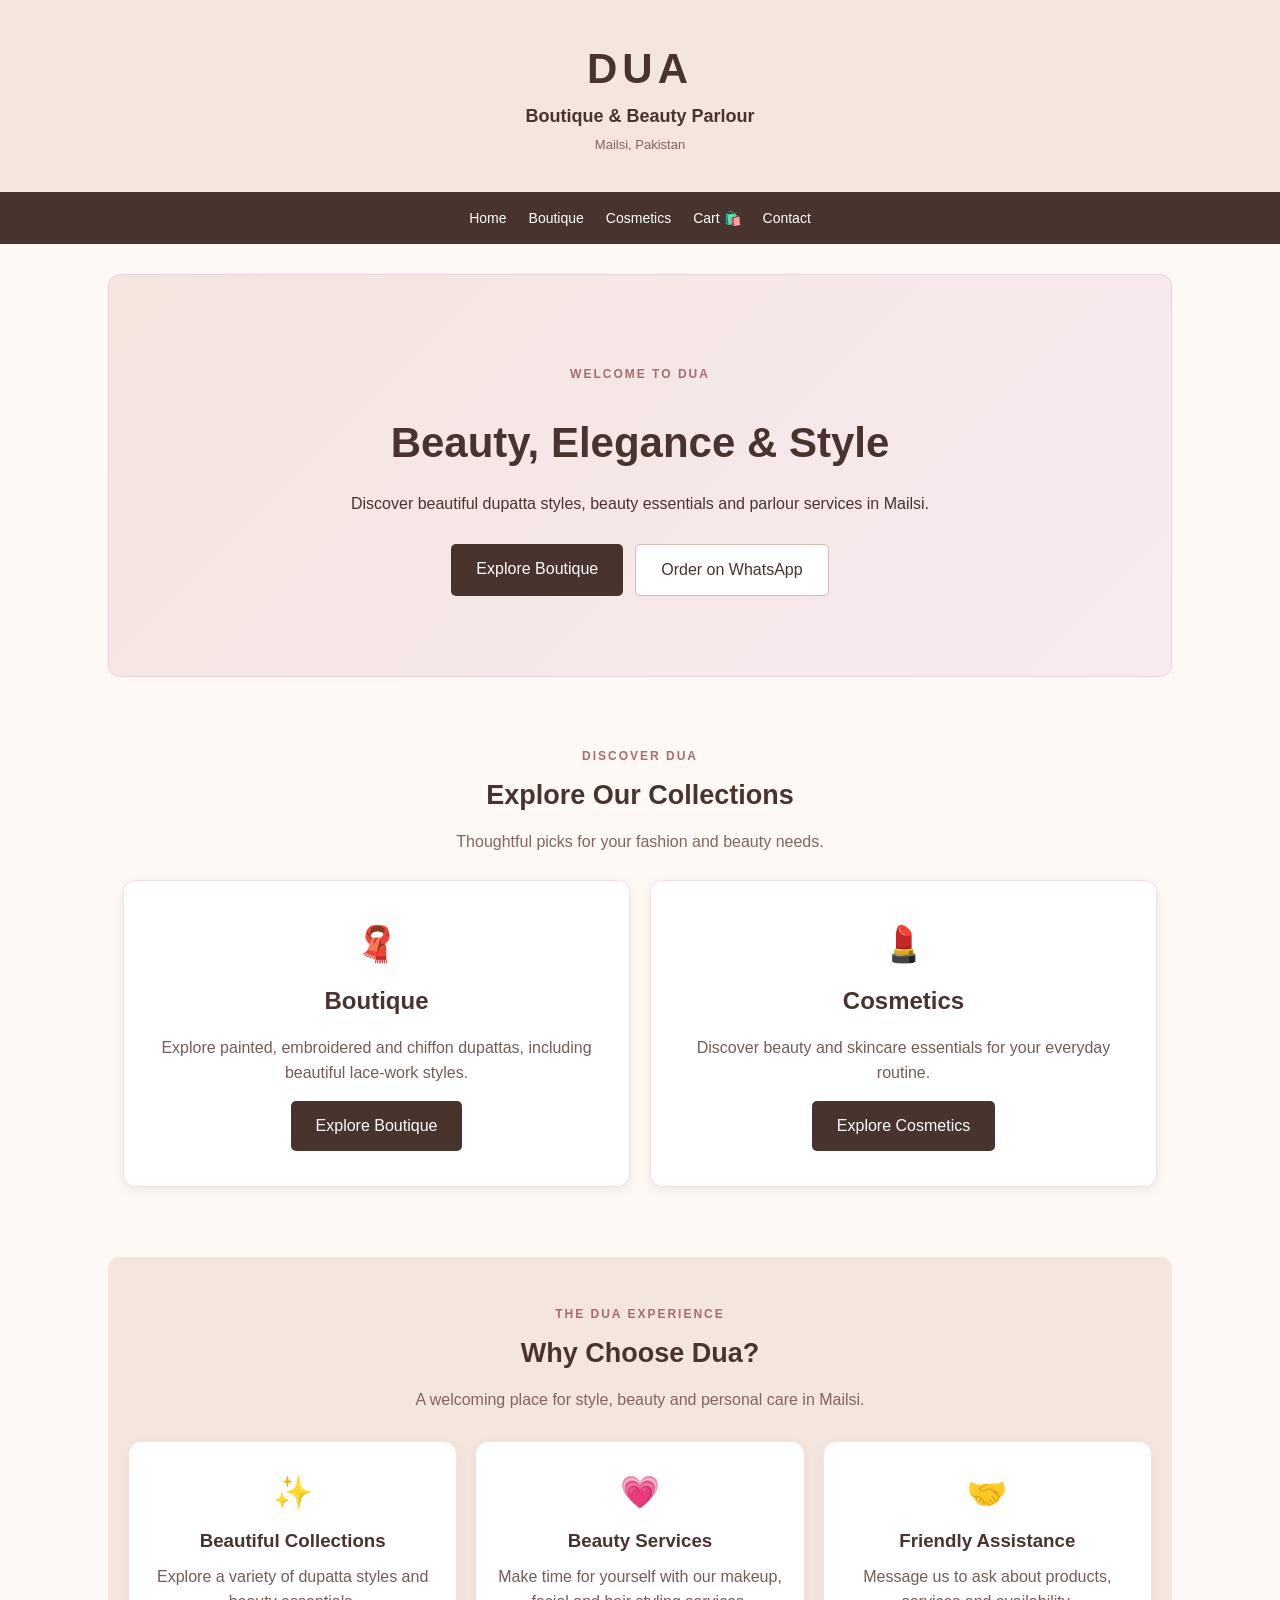
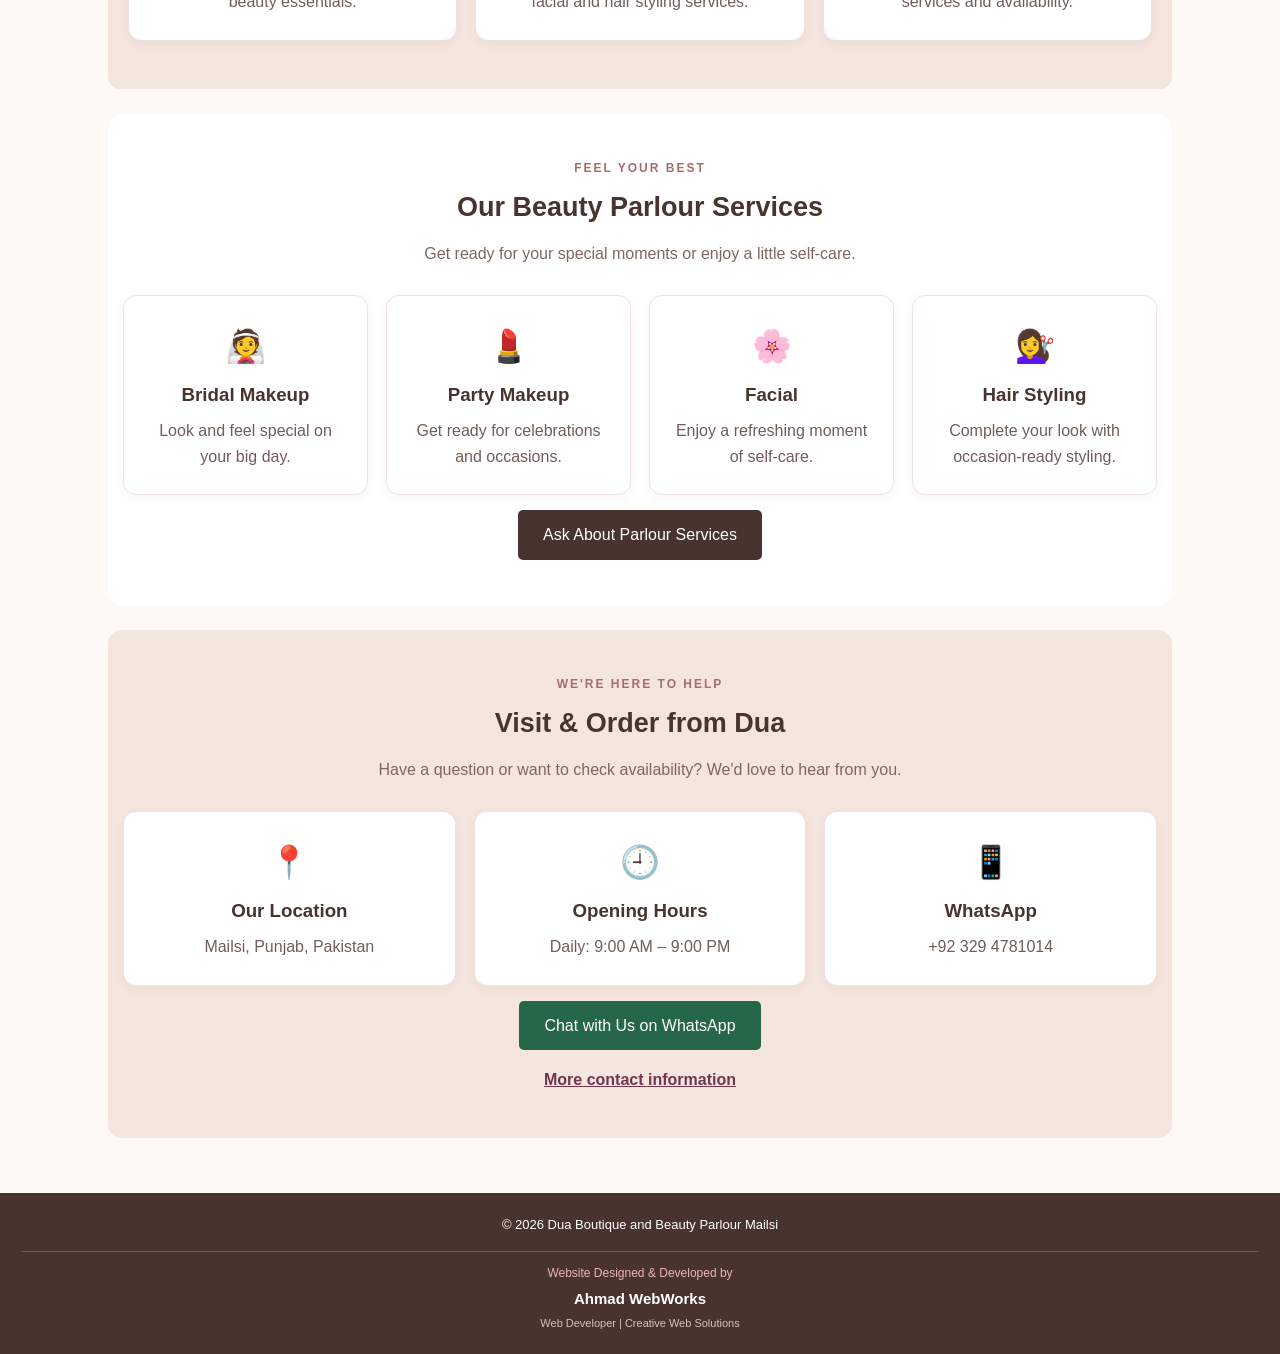
<file: index.html>
<!DOCTYPE html>
<html lang="en">
<head>
    <meta charset="UTF-8">
    <meta name="viewport" content="width=device-width, initial-scale=1.0">

    <title>Dua Boutique & Beauty Parlour | Mailsi</title>

    <meta name="description" content="Discover beautiful dupattas, cosmetics and beauty parlour services at Dua Boutique in Mailsi, Punjab. Bridal makeup, party makeup, facials and hair styling.">

    <meta name="google-site-verification" content="y3vQdlrOYNdonjuIZCMfqX0zzfKULu-qgXwCxaJqHw0">

    <link rel="canonical" href="https://ahmadwebworks.github.io/dua-boutique/">
    <link rel="stylesheet" href="css/style.css">
</head>

<body>

<header>
    <h1>DUA</h1>
    <p>Boutique & Beauty Parlour</p>
    <span>Mailsi, Pakistan</span>
</header>

<nav>
    <a href="index.html">Home</a>
    <a href="boutique.html">Boutique</a>
    <a href="cosmetics.html">Cosmetics</a>
    <a href="cart.html">Cart 🛍️</a>
    <a href="contact.html">Contact</a>
</nav>

<main>

    <!-- HERO SECTION -->

    <section class="hero home-hero">

        <p class="eyebrow">WELCOME TO DUA</p>

        <h2>Beauty, Elegance & Style</h2>

        <p>
            Discover beautiful dupatta styles,
            beauty essentials and parlour services
            in Mailsi.
        </p>

        <div class="hero-actions">

            <a href="boutique.html" class="btn">
                Explore Boutique
            </a>

            <a href="https://wa.me/923294781014?text=Hello%20Dua%20Boutique%21%20I%27d%20like%20to%20ask%20about%20your%20products%20or%20services."
               class="btn btn-outline"
               target="_blank"
               rel="noopener">
                Order on WhatsApp
            </a>

        </div>

    </section>


    <!-- SHOPPING CATEGORIES -->

    <section class="categories">

        <p class="eyebrow">DISCOVER DUA</p>

        <h2>Explore Our Collections</h2>

        <p class="section-intro">
            Thoughtful picks for your fashion and beauty needs.
        </p>

        <div class="category-container">

            <article class="category-card">

                <div class="home-icon">🧣</div>

                <h3>Boutique</h3>

                <p>
                    Explore painted, embroidered and chiffon
                    dupattas, including beautiful lace-work styles.
                </p>

                <a href="boutique.html" class="btn">
                    Explore Boutique
                </a>

            </article>


            <article class="category-card">

                <div class="home-icon">💄</div>

                <h3>Cosmetics</h3>

                <p>
                    Discover beauty and skincare essentials
                    for your everyday routine.
                </p>

                <a href="cosmetics.html" class="btn">
                    Explore Cosmetics
                </a>

            </article>

        </div>

    </section>


    <!-- WHY CHOOSE DUA -->

    <section class="about home-benefits">

        <p class="eyebrow">THE DUA EXPERIENCE</p>

        <h2>Why Choose Dua?</h2>

        <p class="section-intro">
            A welcoming place for style, beauty
            and personal care in Mailsi.
        </p>

        <div class="benefit-grid">

            <article class="benefit-card">

                <span>✨</span>

                <h3>Beautiful Collections</h3>

                <p>
                    Explore a variety of dupatta styles
                    and beauty essentials.
                </p>

            </article>


            <article class="benefit-card">

                <span>💗</span>

                <h3>Beauty Services</h3>

                <p>
                    Make time for yourself with our makeup,
                    facial and hair styling services.
                </p>

            </article>


            <article class="benefit-card">

                <span>🤝</span>

                <h3>Friendly Assistance</h3>

                <p>
                    Message us to ask about products,
                    services and availability.
                </p>

            </article>

        </div>

    </section>


    <!-- BEAUTY PARLOUR SERVICES -->

    <section class="home-services">

        <p class="eyebrow">FEEL YOUR BEST</p>

        <h2>Our Beauty Parlour Services</h2>

        <p class="section-intro">
            Get ready for your special moments
            or enjoy a little self-care.
        </p>

        <div class="service-grid">

            <article class="service-card">
                <span>👰</span>
                <h3>Bridal Makeup</h3>
                <p>
                    Look and feel special on your big day.
                </p>
            </article>

            <article class="service-card">
                <span>💄</span>
                <h3>Party Makeup</h3>
                <p>
                    Get ready for celebrations and occasions.
                </p>
            </article>

            <article class="service-card">
                <span>🌸</span>
                <h3>Facial</h3>
                <p>
                    Enjoy a refreshing moment of self-care.
                </p>
            </article>

            <article class="service-card">
                <span>💇‍♀️</span>
                <h3>Hair Styling</h3>
                <p>
                    Complete your look with occasion-ready styling.
                </p>
            </article>

        </div>

        <a class="btn"
           href="https://wa.me/923294781014?text=Hello%21%20I%27d%20like%20to%20ask%20about%20Dua%20Beauty%20Parlour%20services."
           target="_blank"
           rel="noopener">
            Ask About Parlour Services
        </a>

    </section>


    <!-- LOCATION AND CONTACT -->

    <section class="home-visit">

        <p class="eyebrow">WE'RE HERE TO HELP</p>

        <h2>Visit & Order from Dua</h2>

        <p class="section-intro">
            Have a question or want to check availability?
            We'd love to hear from you.
        </p>

        <div class="visit-grid">

            <article class="visit-card">
                <span>📍</span>
                <h3>Our Location</h3>
                <p>Mailsi, Punjab, Pakistan</p>
            </article>

            <article class="visit-card">
                <span>🕘</span>
                <h3>Opening Hours</h3>
                <p>Daily: 9:00 AM – 9:00 PM</p>
            </article>

            <article class="visit-card">
                <span>📱</span>
                <h3>WhatsApp</h3>
                <p>+92 329 4781014</p>
            </article>

        </div>

        <a class="btn whatsapp-btn"
           href="https://wa.me/923294781014?text=Hello%20Dua%20Boutique%21%20I%20have%20a%20question."
           target="_blank"
           rel="noopener">
            Chat with Us on WhatsApp
        </a>

        <p class="home-contact-link">
            <a href="contact.html">
                More contact information
            </a>
        </p>

    </section>

</main>


<!-- FOOTER -->

<footer>

    <p>© 2026 Dua Boutique and Beauty Parlour Mailsi</p>

    <p class="developer-credit">

        Website Designed & Developed by

        <strong>Ahmad WebWorks</strong>

        <span>
            Web Developer | Creative Web Solutions
        </span>

    </p>

</footer>

</body>
</html>
</file>
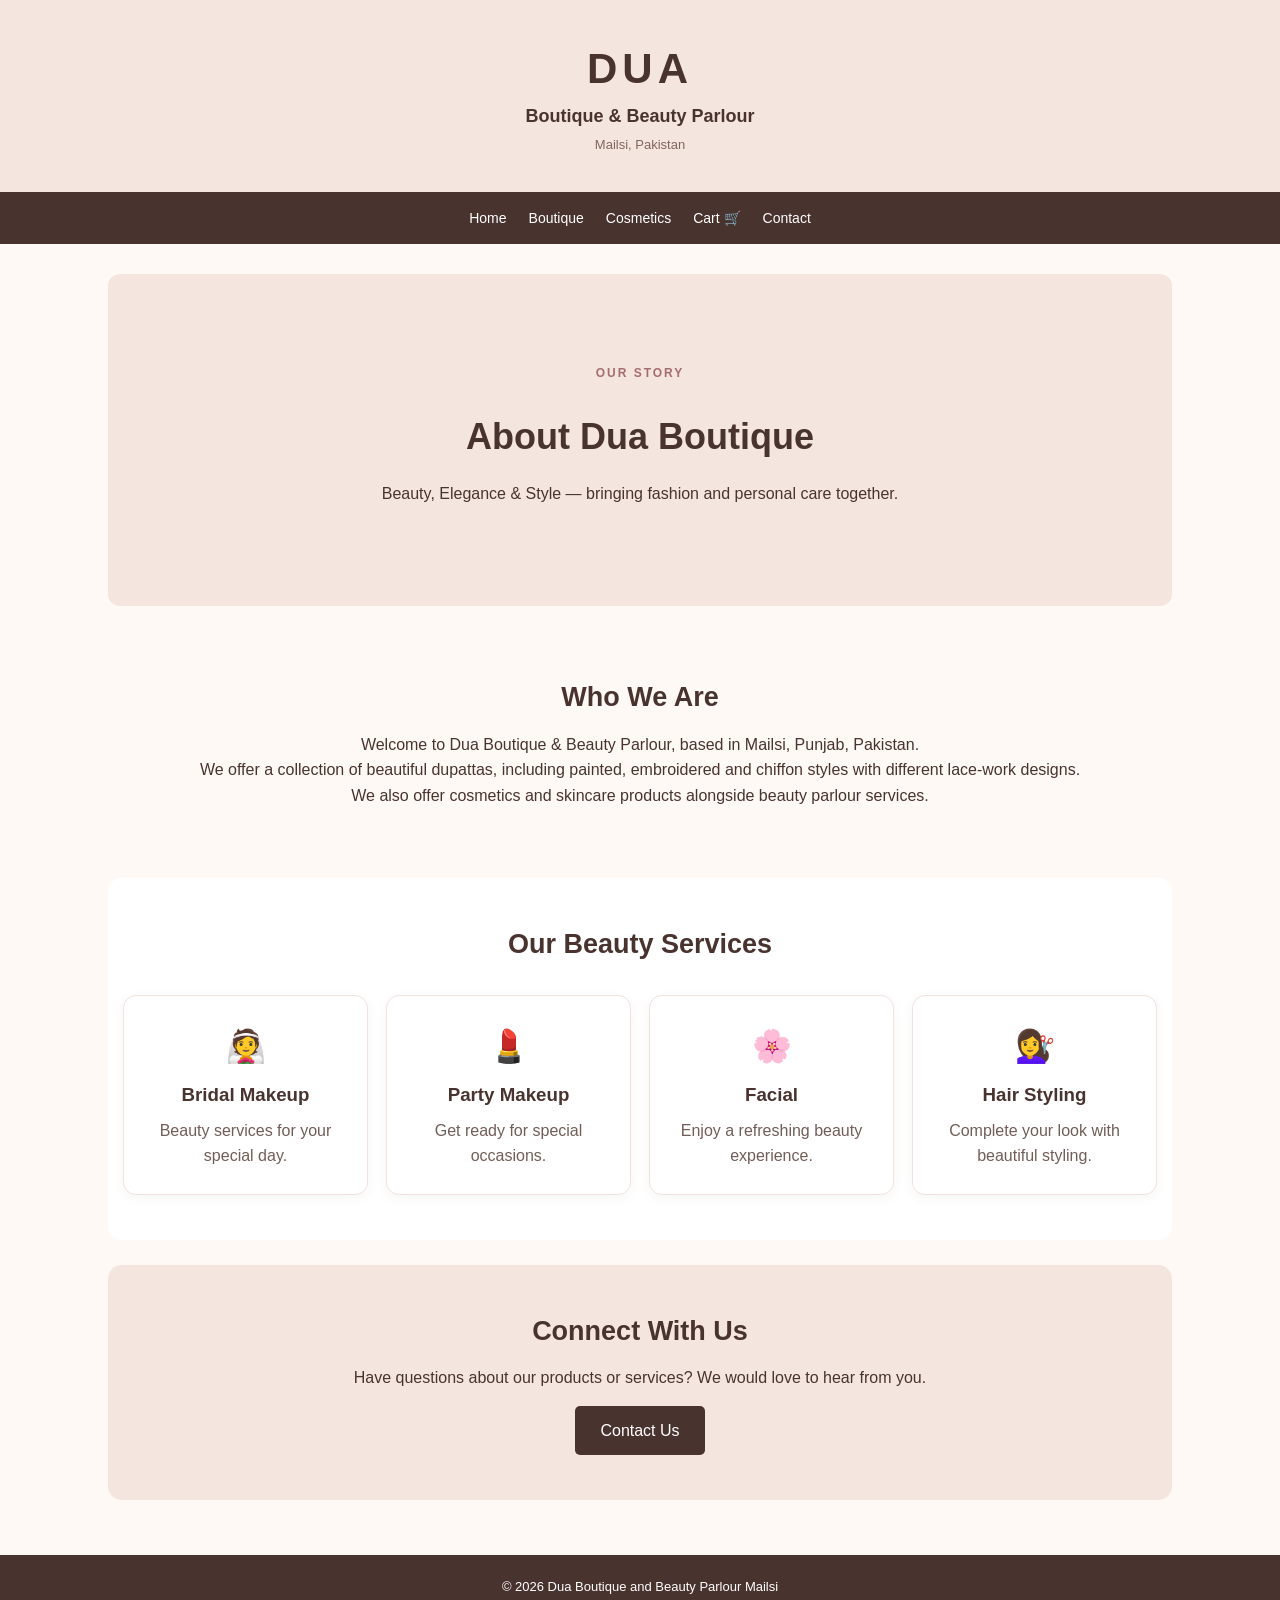
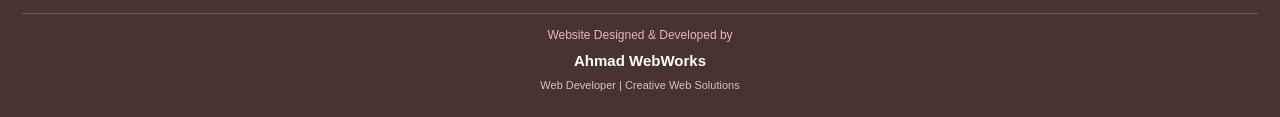
<file: about.html>
<!DOCTYPE html>
<html lang="en">
<head>
    <meta charset="UTF-8">
    <meta name="viewport" content="width=device-width, initial-scale=1.0">

    <title>About Dua Boutique & Beauty Parlour | Mailsi</title>

    <meta name="description" content="Learn about Dua Boutique and Beauty Parlour in Mailsi, Pakistan, offering dupatta collections, cosmetics and beauty parlour services.">

    <link rel="stylesheet" href="css/style.css">
</head>

<body>

<header>
    <h1>DUA</h1>
    <p>Boutique & Beauty Parlour</p>
    <span>Mailsi, Pakistan</span>
</header>

<nav>
    <a href="index.html">Home</a>
    <a href="boutique.html">Boutique</a>
    <a href="cosmetics.html">Cosmetics</a>
    <a href="cart.html">Cart 🛒</a>
    <a href="contact.html">Contact</a>
</nav>

<main>

    <section class="hero">
        <p class="eyebrow">OUR STORY</p>
        <h2>About Dua Boutique</h2>

        <p>
            Beauty, Elegance & Style —
            bringing fashion and personal care together.
        </p>
    </section>

    <section class="categories">

        <h2>Who We Are</h2>

        <p>
            Welcome to Dua Boutique & Beauty Parlour,
            based in Mailsi, Punjab, Pakistan.
        </p>

        <p>
            We offer a collection of beautiful dupattas,
            including painted, embroidered and chiffon
            styles with different lace-work designs.
        </p>

        <p>
            We also offer cosmetics and skincare products
            alongside beauty parlour services.
        </p>

    </section>

    <section class="home-services">

        <h2>Our Beauty Services</h2>

        <div class="service-grid">

            <article class="service-card">
                <span>👰</span>
                <h3>Bridal Makeup</h3>
                <p>Beauty services for your special day.</p>
            </article>

            <article class="service-card">
                <span>💄</span>
                <h3>Party Makeup</h3>
                <p>Get ready for special occasions.</p>
            </article>

            <article class="service-card">
                <span>🌸</span>
                <h3>Facial</h3>
                <p>Enjoy a refreshing beauty experience.</p>
            </article>

            <article class="service-card">
                <span>💇‍♀️</span>
                <h3>Hair Styling</h3>
                <p>Complete your look with beautiful styling.</p>
            </article>

        </div>

    </section>

    <section class="home-visit">

        <h2>Connect With Us</h2>

        <p>
            Have questions about our products or services?
            We would love to hear from you.
        </p>

        <a href="contact.html" class="btn">
            Contact Us
        </a>

    </section>

</main>

<footer>
    <p>© 2026 Dua Boutique and Beauty Parlour Mailsi</p>

    <p class="developer-credit">
        Website Designed & Developed by
        <strong>Ahmad WebWorks</strong>
        <span>Web Developer | Creative Web Solutions</span>
    </p>
</footer>

</body>
</html>
</file>
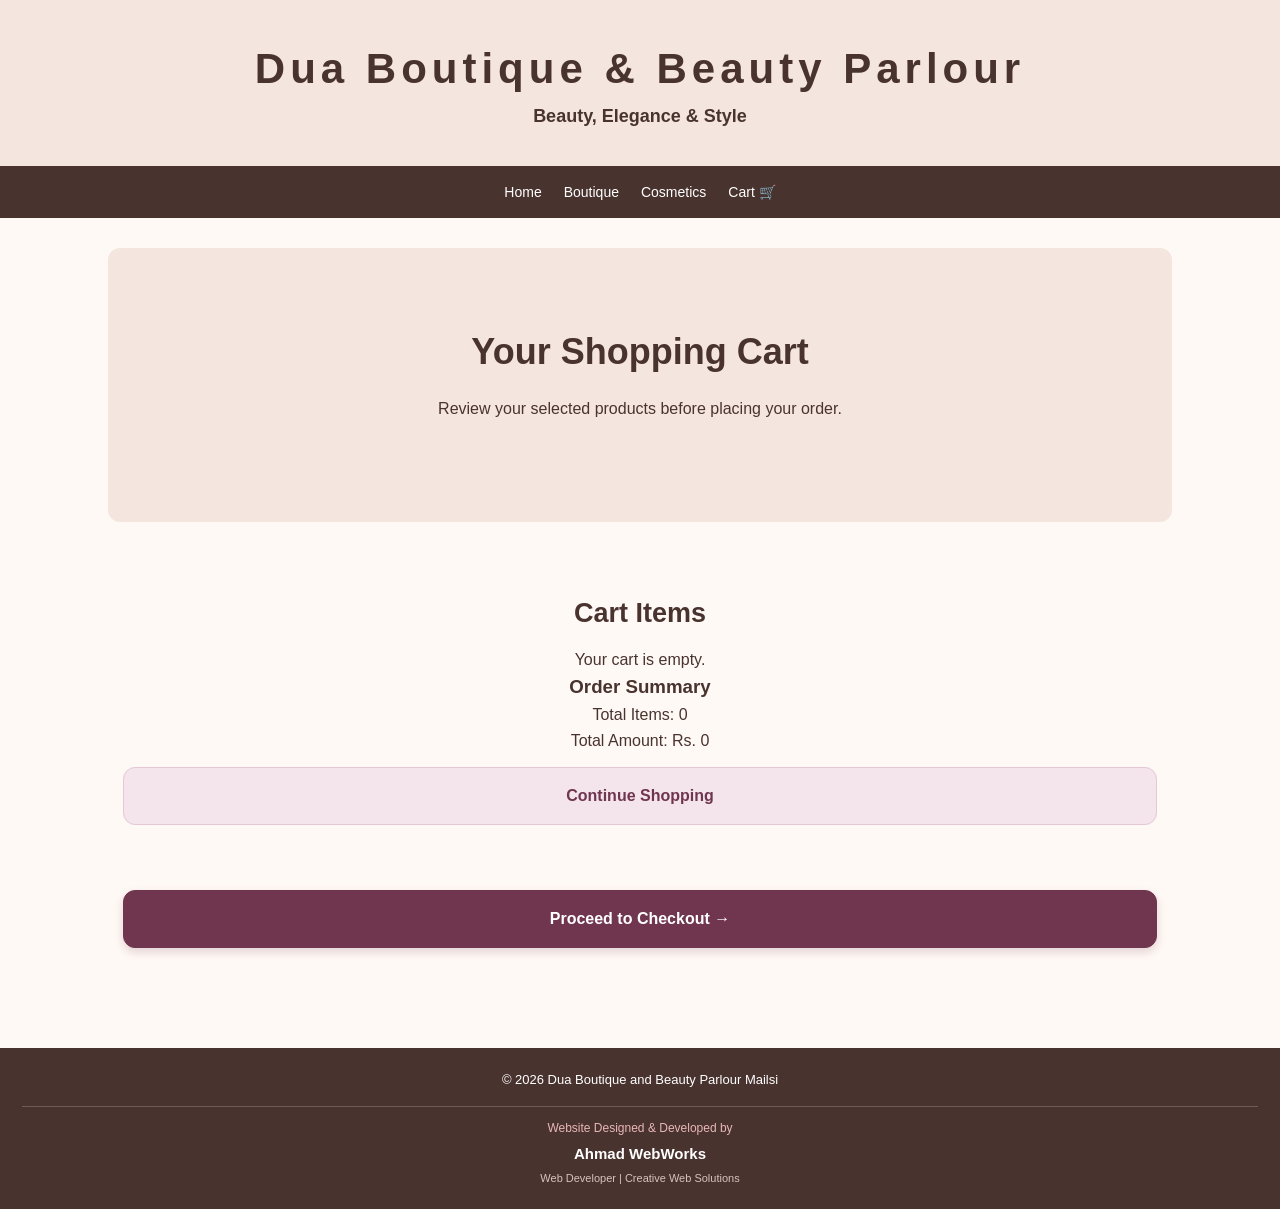
<file: cart.html>
<!DOCTYPE html>
<html lang="en">
<head>
    <meta charset="UTF-8">
    <meta name="viewport" content="width=device-width, initial-scale=1.0">
    <title>Shopping Cart | Dua Boutique</title>
    <link rel="stylesheet" href="css/style.css">
</head>
<body>

<header>
    <h1>Dua Boutique & Beauty Parlour</h1>
    <p>Beauty, Elegance & Style</p>
</header>

<nav>
    <a href="index.html">Home</a>
    <a href="boutique.html">Boutique</a>
    <a href="cosmetics.html">Cosmetics</a>
    <a href="cart.html">Cart 🛒</a>
</nav>

<main>
    <section class="hero">
        <h2>Your Shopping Cart</h2>
        <p>Review your selected products before placing your order.</p>
    </section>

    <section class="categories">
        <h2>Cart Items</h2>

        <div id="cart-items">
            <p>Your cart is currently empty.</p>
            <p>Explore our collections and add products to your cart!</p>
        </div>

        <div class="cart-summary">
            <h3>Order Summary</h3>
            <p>Total Items: <span id="cart-count">0</span></p>
            <p>Total Amount: Rs. <span id="cart-total">0</span></p>

            <a href="boutique.html">Continue Shopping</a>

<br><br>

<a href="checkout.html" class="place-order">
    Proceed to Checkout →
</a>
        </div>
    </section>
</main>

<footer>
    <p>© 2026 Dua Boutique and Beauty Parlour Mailsi</p>

    <p class="developer-credit">
        Website Designed & Developed by
        <strong>Ahmad WebWorks</strong>
        <span>Web Developer | Creative Web Solutions</span>
    </p>
</footer>
    
<script src="js/cart.js"></script>
</body>
</html>
</file>
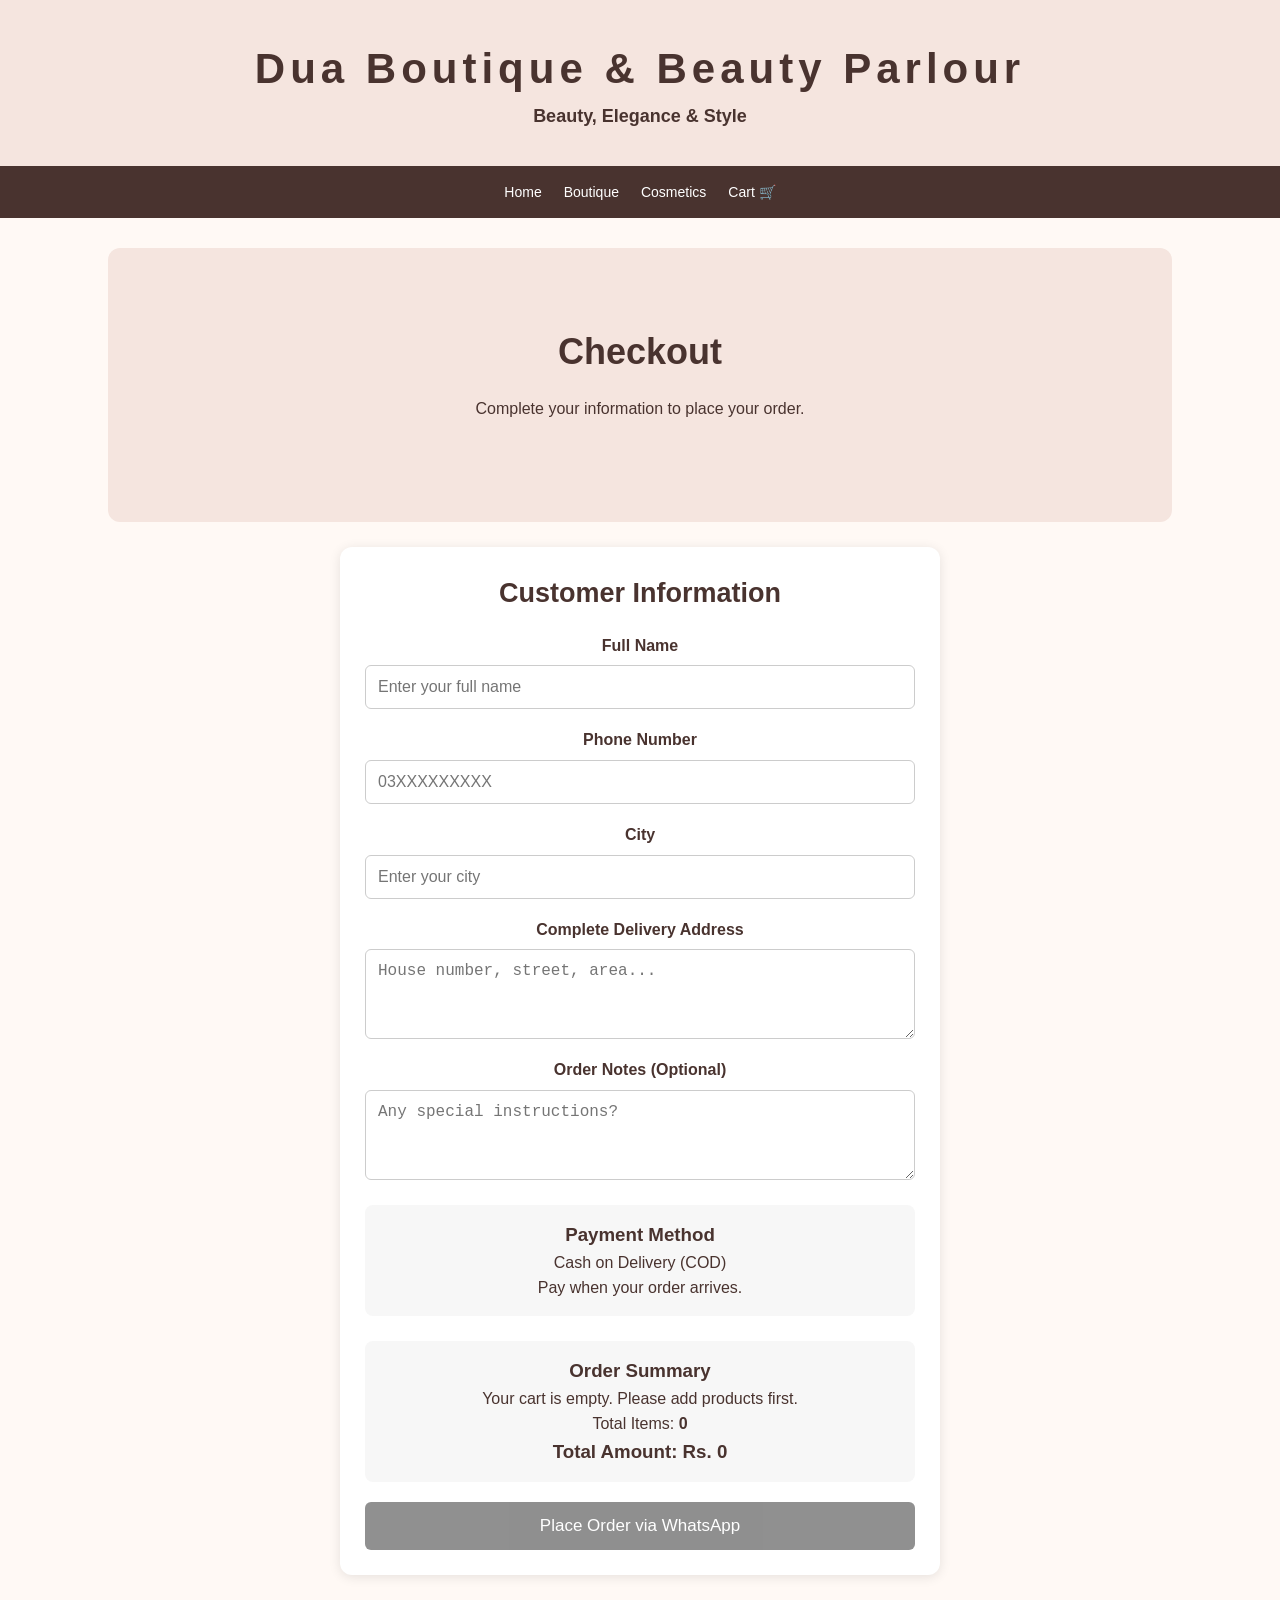
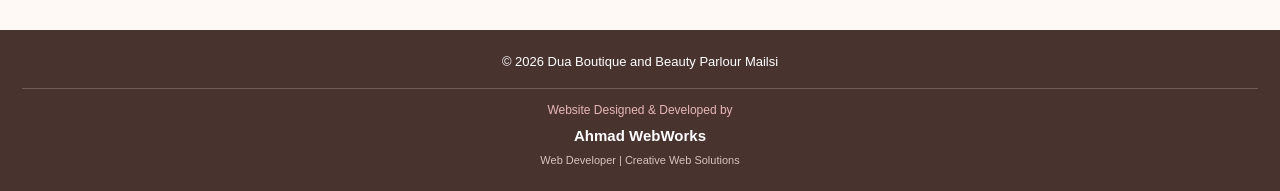
<file: checkout.html>
<!DOCTYPE html>
<html lang="en">
<head>
    <meta charset="UTF-8">
    <meta name="viewport" content="width=device-width, initial-scale=1.0">

    <title>Checkout | Dua Boutique</title>
    <link rel="stylesheet" href="css/style.css">

    <style>
        .checkout-container {
            max-width: 600px;
            margin: 25px auto;
            padding: 25px;
            background: white;
            border-radius: 12px;
            box-shadow: 0 2px 12px rgba(0,0,0,0.1);
        }

        .checkout-container label {
            display: block;
            margin: 18px 0 7px;
            font-weight: bold;
        }

        .checkout-container input,
        .checkout-container textarea {
            display: block;
            width: 100%;
            padding: 12px;
            border: 1px solid #ccc;
            border-radius: 6px;
            box-sizing: border-box;
            font-size: 16px;
        }

        .checkout-container textarea {
            min-height: 90px;
            resize: vertical;
        }

        .payment-box,
        .order-summary {
            margin-top: 25px;
            padding: 15px;
            background: #f7f7f7;
            border-radius: 8px;
        }

        .place-order {
            display: block;
            width: 100%;
            padding: 14px;
            margin-top: 20px;
            border: none;
            border-radius: 6px;
            background: #222;
            color: white;
            font-size: 17px;
            cursor: pointer;
        }

        .place-order:disabled {
            opacity: 0.5;
            cursor: not-allowed;
        }
    </style>
</head>

<body>

<header>
    <h1>Dua Boutique & Beauty Parlour</h1>
    <p>Beauty, Elegance & Style</p>
</header>

<nav>
    <a href="index.html">Home</a>
    <a href="boutique.html">Boutique</a>
    <a href="cosmetics.html">Cosmetics</a>
    <a href="cart.html">Cart 🛒</a>
</nav>

<main>

    <section class="hero">
        <h2>Checkout</h2>
        <p>Complete your information to place your order.</p>
    </section>

    <section class="checkout-container">

        <h2>Customer Information</h2>

        <form id="checkout-form">

            <label for="customer-name">Full Name</label>
            <input type="text" id="customer-name"
                placeholder="Enter your full name" required>

            <label for="customer-phone">Phone Number</label>
            <input type="tel" id="customer-phone"
                placeholder="03XXXXXXXXX"
                pattern="03[0-9]{9}"
                title="Enter a valid Pakistani mobile number"
                required>

            <label for="customer-city">City</label>
            <input type="text" id="customer-city"
                placeholder="Enter your city" required>

            <label for="customer-address">Complete Delivery Address</label>
            <textarea id="customer-address"
                placeholder="House number, street, area..."
                required></textarea>

            <label for="customer-notes">Order Notes (Optional)</label>
            <textarea id="customer-notes"
                placeholder="Any special instructions?"></textarea>

            <div class="payment-box">
                <h3>Payment Method</h3>
                <p>Cash on Delivery (COD)</p>
                <p>Pay when your order arrives.</p>
            </div>

            <div class="order-summary">
                <h3>Order Summary</h3>

                <div id="checkout-items">
                    Loading cart...
                </div>

                <p>Total Items:
                    <strong id="checkout-count">0</strong>
                </p>

                <h3>
                    Total Amount: Rs.
                    <span id="checkout-total">0</span>
                </h3>
            </div>

            <button type="submit" class="place-order">
                Place Order via WhatsApp
            </button>

        </form>

    </section>

</main>

<footer>
    <p>© 2026 Dua Boutique and Beauty Parlour Mailsi</p>

    <p class="developer-credit">
        Website Designed & Developed by
        <strong>Ahmad WebWorks</strong>
        <span>Web Developer | Creative Web Solutions</span>
    </p>
</footer>

<script>


// WHATSAPP ORDER SYSTEM

const CART_KEY = "duaBoutiqueCart";
const WHATSAPP_NUMBER = "923294781014";

// TEMPORARY PERSISTENT ORDER LOCK
const ORDER_LOCK_KEY = "duaOrderSubmitting";
const ORDER_LOCK_DURATION = 2 * 60 * 1000;

let orderSubmitting = false;
let unlockTimer = null;

// Get cart safely
function getCart() {
    try {
        const cart = JSON.parse(localStorage.getItem(CART_KEY));
        return Array.isArray(cart) ? cart : [];
    } catch (error) {
        return [];
    }
}

// Check active lock
function isOrderLocked() {
    const lockTime = Number(
        localStorage.getItem(ORDER_LOCK_KEY)
    );

    if (!lockTime || !Number.isFinite(lockTime)) {
        localStorage.removeItem(ORDER_LOCK_KEY);
        return false;
    }

    const remainingTime =
        ORDER_LOCK_DURATION - (Date.now() - lockTime);

    if (remainingTime <= 0) {
        localStorage.removeItem(ORDER_LOCK_KEY);
        return false;
    }

    return true;
}

// Page elements
const itemsContainer =
    document.getElementById("checkout-items");

const countElement =
    document.getElementById("checkout-count");

const totalElement =
    document.getElementById("checkout-total");

const orderButton =
    document.querySelector(".place-order");

const checkoutForm =
    document.getElementById("checkout-form");

// Unlock button automatically
function unlockOrderButton() {

    orderSubmitting = false;

    localStorage.removeItem(ORDER_LOCK_KEY);

    if (unlockTimer) {
        clearTimeout(unlockTimer);
        unlockTimer = null;
    }

    if (getCart().length > 0) {
        orderButton.disabled = false;
        orderButton.textContent =
            "Place Order via WhatsApp";
    }
}

// Restore lock and schedule automatic unlock
function restoreOrderLock() {

    const lockTime = Number(
        localStorage.getItem(ORDER_LOCK_KEY)
    );

    if (!lockTime) return;

    const remainingTime =
        ORDER_LOCK_DURATION - (Date.now() - lockTime);

    if (remainingTime <= 0) {
        unlockOrderButton();
        return;
    }

    orderSubmitting = true;
    orderButton.disabled = true;

    orderButton.textContent =
        "Please Wait Before Retrying";

    unlockTimer = setTimeout(
        unlockOrderButton,
        remainingTime
    );
}

// Display cart
function displayCheckoutCart() {

    const cart = getCart();

    let totalItems = 0;
    let totalAmount = 0;

    itemsContainer.innerHTML = "";

    cart.forEach(item => {

        const quantity = Number(item.quantity);
        const price = Number(item.price);

        if (
            typeof item.name !== "string" ||
            !Number.isFinite(quantity) ||
            !Number.isFinite(price) ||
            quantity <= 0 ||
            price < 0
        ) {
            return;
        }

        totalItems += quantity;
        totalAmount += price * quantity;

        const product = document.createElement("p");

        product.textContent =
            item.name + " x " + quantity +
            " — Rs. " + (price * quantity);

        itemsContainer.appendChild(product);
    });

    countElement.textContent = totalItems;
    totalElement.textContent = totalAmount;

    if (totalItems === 0) {
        itemsContainer.textContent =
            "Your cart is empty. Please add products first.";

        orderButton.disabled = true;
    }
}

// Initialize checkout
displayCheckoutCart();
restoreOrderLock();

// PLACE ORDER THROUGH WHATSAPP
checkoutForm.addEventListener("submit", function(event) {

    event.preventDefault();

    if (orderSubmitting || isOrderLocked()) {
        alert("Please wait before trying again.");
        return;
    }

    if (!checkoutForm.reportValidity()) {
        return;
    }

    const currentCart = getCart();

    if (currentCart.length === 0) {
        alert("Your cart is empty!");
        return;
    }

    const name =
        document.getElementById("customer-name").value.trim();

    const phone =
        document.getElementById("customer-phone").value.trim();

    const city =
        document.getElementById("customer-city").value.trim();

    const address =
        document.getElementById("customer-address").value.trim();

    const notes =
        document.getElementById("customer-notes").value.trim();

    let orderTotal = 0;
    let orderCount = 0;
    let productDetails = "";

    for (const item of currentCart) {

        const quantity = Number(item.quantity);
        const price = Number(item.price);

        if (
            typeof item.name !== "string" ||
            !Number.isFinite(quantity) ||
            !Number.isFinite(price) ||
            quantity <= 0 ||
            price < 0
        ) {
            alert("Invalid cart product. Please check your cart.");
            return;
        }

        orderCount += quantity;
        orderTotal += price * quantity;

        productDetails +=
            "\n• " + item.name +
            " x " + quantity +
            " = Rs. " + (price * quantity);
    }

    if (orderCount === 0) {
        alert("Your cart has no valid products!");
        return;
    }

    const message =
        "*NEW ORDER - DUA BOUTIQUE*" +
        "\n\nCUSTOMER DETAILS" +
        "\nName: " + name +
        "\nPhone: " + phone +
        "\nCity: " + city +
        "\nAddress: " + address +
        "\n\nORDER DETAILS" +
        productDetails +
        "\n\nTotal Items: " + orderCount +
        "\nTotal Amount: Rs. " + orderTotal +
        "\nPayment: Cash on Delivery" +
        "\n\nOrder Notes: " + (notes || "None") +
        "\n\nThank you for shopping with Dua Boutique!";

    const whatsappURL =
        "https://wa.me/" + WHATSAPP_NUMBER +
        "?text=" + encodeURIComponent(message);

    // Open WhatsApp before activating lock
    const whatsappWindow =
        window.open(whatsappURL, "_blank");

    if (!whatsappWindow) {
        alert("Please allow pop-ups to open WhatsApp.");
        return;
    }

    // Activate persistent lock
    orderSubmitting = true;

    localStorage.setItem(
        ORDER_LOCK_KEY,
        Date.now().toString()
    );

    orderButton.disabled = true;

    orderButton.textContent =
        "Please Wait Before Retrying";

    // Schedule automatic unlock
    if (unlockTimer) {
        clearTimeout(unlockTimer);
    }

    unlockTimer = setTimeout(
        unlockOrderButton,
        ORDER_LOCK_DURATION
    );

    // CART IS NOT CLEARED
    // OWNER CONFIRMATION IS REQUIRED
});

// CART REMAINS SAVED UNTIL OWNER CONFIRMS THE ORDER


</script>


</body>
</html>
</file>
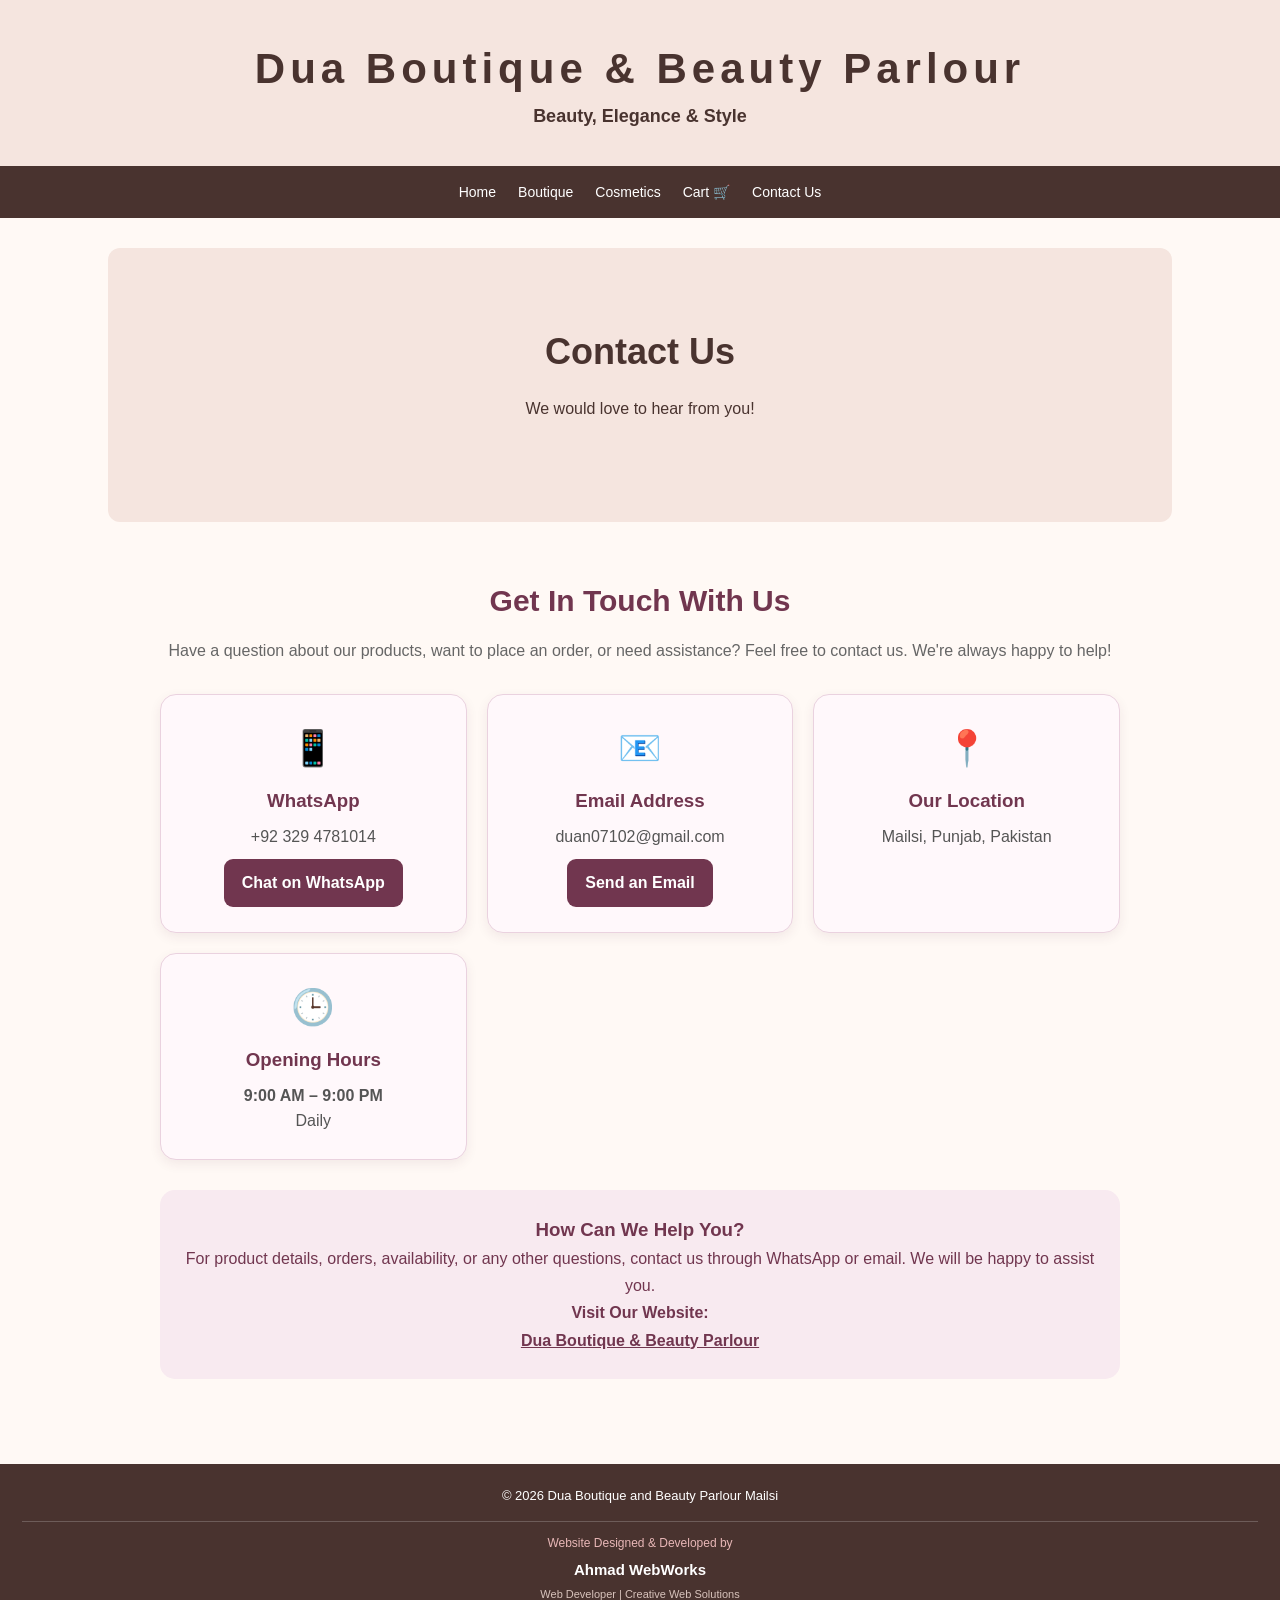
<file: contact.html>
<!DOCTYPE html>
<html lang="en">
<head>
    <meta charset="UTF-8">
    <meta name="viewport" content="width=device-width, initial-scale=1.0">
    <title>Contact Us | Dua Boutique</title>
    <link rel="stylesheet" href="css/style.css">

    <style>
        .contact-section {
            max-width: 1000px;
            margin: 35px auto;
            padding: 20px;
        }

        .contact-intro {
            text-align: center;
            margin-bottom: 30px;
        }

        .contact-intro h2 {
            color: #71364f;
            font-size: 30px;
        }

        .contact-intro p {
            color: #666;
            line-height: 1.7;
        }

        .contact-grid {
            display: grid;
            grid-template-columns: repeat(auto-fit, minmax(230px, 1fr));
            gap: 20px;
        }

        .contact-card {
            background: #fff8fb;
            border: 1px solid #ead2df;
            border-radius: 16px;
            padding: 25px 18px;
            text-align: center;
            box-shadow: 0 4px 12px rgba(90, 40, 65, 0.08);
        }

        .contact-icon {
            font-size: 35px;
            margin-bottom: 10px;
        }

        .contact-card h3 {
            color: #71364f;
            margin: 8px 0;
        }

        .contact-card p {
            color: #555;
            overflow-wrap: anywhere;
        }

        .contact-card a {
            display: inline-block;
            margin-top: 10px;
            padding: 11px 18px;
            background: #71364f;
            color: white;
            border-radius: 9px;
            text-decoration: none;
            font-weight: bold;
        }

        .contact-card a:hover {
            background: #54263c;
        }

        .contact-note {
            margin-top: 30px;
            padding: 25px;
            background: #f8eaf0;
            border-radius: 15px;
            text-align: center;
            color: #71364f;
        }

        .contact-note h3 {
            margin-top: 0;
        }

        .contact-note p {
            line-height: 1.7;
        }

        .website-link {
            color: #71364f;
            font-weight: bold;
            overflow-wrap: anywhere;
        }

        @media (max-width: 600px) {
            .contact-section {
                padding: 12px;
            }

            .contact-intro h2 {
                font-size: 25px;
            }

            .contact-card {
                padding: 22px 15px;
            }
        }
    </style>
</head>

<body>

<header>
    <h1>Dua Boutique & Beauty Parlour</h1>
    <p>Beauty, Elegance & Style</p>
</header>

<nav>
    <a href="index.html">Home</a>
    <a href="boutique.html">Boutique</a>
    <a href="cosmetics.html">Cosmetics</a>
    <a href="cart.html">Cart 🛒</a>
    <a href="contact.html">Contact Us</a>
</nav>

<main>

    <section class="hero">
        <h2>Contact Us</h2>
        <p>We would love to hear from you!</p>
    </section>

    <section class="contact-section">

        <div class="contact-intro">
            <h2>Get In Touch With Us</h2>
            <p>
                Have a question about our products, want to place an order,
                or need assistance? Feel free to contact us.
                We're always happy to help!
            </p>
        </div>

        <div class="contact-grid">

            <div class="contact-card">
                <div class="contact-icon">📱</div>
                <h3>WhatsApp</h3>
                <p>+92 329 4781014</p>
                <a href="https://wa.me/923294781014?text=Hi%21%20I%20would%20like%20to%20know%20more%20about%20Dua%20Boutique%27s%20products%20and%20services.%20Could%20you%20please%20share%20some%20details%3F"
   target="_blank"
   rel="noopener">
    Chat on WhatsApp
</a>
            </div>

            <div class="contact-card">
                <div class="contact-icon">📧</div>
                <h3>Email Address</h3>
                <p>duan07102@gmail.com</p>
                <a href="mailto:duan07102@gmail.com?subject=Inquiry%20-%20Dua%20Boutique&body=Hello%20Dua%20Boutique%2C%0A%0AI%20would%20like%20to%20inquire%20about%20your%20products%20and%20services.%0A%0APlease%20share%20more%20information.%0A%0AThank%20you.">
    Send an Email
</a>
            </div>

            <div class="contact-card">
                <div class="contact-icon">📍</div>
                <h3>Our Location</h3>
                <p>Mailsi, Punjab, Pakistan</p>
            </div>

            <div class="contact-card">
                <div class="contact-icon">🕒</div>
                <h3>Opening Hours</h3>
                <p>
                    <strong>9:00 AM – 9:00 PM</strong>
                </p>
                <p>Daily</p>
            </div>

        </div>

        <div class="contact-note">
            <h3>How Can We Help You?</h3>
            <p>
                For product details, orders, availability,
                or any other questions, contact us through WhatsApp
                or email. We will be happy to assist you.
            </p>

            <p>
                <strong>Visit Our Website:</strong><br>
                <a class="website-link"
                   href="https://ahmadwebworks.github.io/dua-boutique/">
                    Dua Boutique & Beauty Parlour
                </a>
            </p>
        </div>

    </section>

</main>

<footer>
    <p>© 2026 Dua Boutique and Beauty Parlour Mailsi</p>

    <p class="developer-credit">
        Website Designed & Developed by
        <strong>Ahmad WebWorks</strong>
        <span>Web Developer | Creative Web Solutions</span>
    </p>
</footer>

</body>
</html>
</file>
<file: css/style.css>
/* DUA BOUTIQUE - MAIN STYLES */

* {
    margin: 0;
    padding: 0;
    box-sizing: border-box;
}

body {
    font-family: Arial, sans-serif;
    background: #FFF9F5;
    color: #49332F;
    line-height: 1.6;
}

/* HEADER */

header {
    background: #F5E5DF;
    text-align: center;
    padding: 35px 15px;
}

header h1 {
    font-size: 42px;
    letter-spacing: 5px;
    color: #49332F;
}

header p {
    font-size: 18px;
    font-weight: bold;
}

header span {
    font-size: 13px;
    color: #80665E;
}

/* NAVIGATION */

nav {
    background: #49332F;
    padding: 15px 8px;
    display: flex;
    justify-content: center;
    flex-wrap: wrap;
    gap: 22px;
}

nav a {
    color: white;
    text-decoration: none;
    font-size: 14px;
}

nav a:hover {
    color: #E8B7B7;
}

/* MAIN CONTENT */

main {
    max-width: 1100px;
    margin: auto;
    padding: 30px 18px;
}

section {
    text-align: center;
    padding: 45px 15px;
    margin-bottom: 25px;
}

section h2 {
    font-size: 27px;
    margin-bottom: 12px;
}

/* FOOTER */

footer {
    background: #49332F;
    color: white;
    text-align: center;
    padding: 22px;
    font-size: 13px;
}

/* BUTTONS */

.btn {
    display: inline-block;
    background: #49332F;
    color: white;
    text-decoration: none;
    padding: 12px 25px;
    border-radius: 5px;
    margin-top: 15px;
    transition: 0.3s;
}

.btn:hover {
    background: #A66D70;
}

/* HERO */

.hero {
    background: #F5E5DF;
    padding: 75px 20px;
    border-radius: 12px;
}

.hero h2 {
    font-size: 36px;
}

.hero p {
    margin: 15px 0 25px;
}

/* CATEGORY CARDS */

.category-container {
    display: grid;
    grid-template-columns: repeat(2, 1fr);
    gap: 20px;
    margin-top: 25px;
}

.category-card {
    background: white;
    padding: 35px 20px;
    border-radius: 12px;
    box-shadow: 0 3px 12px rgba(0,0,0,0.07);
}

.category-card h3 {
    font-size: 24px;
    margin-bottom: 15px;
}

/* ABOUT */

.about {
    background: #F5E5DF;
    border-radius: 12px;
}

/* DEVELOPER CREDIT */

.developer-credit {
    margin-top: 15px;
    padding-top: 12px;
    border-top: 1px solid rgba(255,255,255,0.2);
    font-size: 12px;
    color: #E8B7B7;
}

.developer-credit strong {
    display: block;
    color: #FFFFFF;
    font-size: 15px;
    margin: 4px 0;
}

.developer-credit span {
    display: block;
    color: #D8C3BC;
    font-size: 11px;
}

/* PRODUCT GRID */

.product-grid {
    display: grid;
    grid-template-columns: repeat(auto-fit, minmax(220px, 1fr));
    gap: 20px;
    padding: 20px 0;
}

/* PRODUCT CARD */

.product-card {
    background: white;
    border: 1px solid #eee;
    border-radius: 12px;
    padding: 15px;
    text-align: center;
    box-shadow: 0 3px 10px rgba(0, 0, 0, 0.08);
    transition: transform 0.3s ease;
}

.product-card:hover {
    transform: translateY(-5px);
}

/* PRODUCT IMAGE */

.product-card img {
    width: 100%;
    height: 220px;
    object-fit: cover;
    border-radius: 8px;
    margin-bottom: 10px;
}

/* PRODUCT NAME */

.product-card h3 {
    font-size: 18px;
    margin: 10px 0;
}

/* PRODUCT DETAILS */

.product-card p {
    color: #555;
    margin: 8px 0;
}

/* PRODUCT BUTTON */

.product-card button {
    background: #8e3b65;
    color: white;
    border: none;
    padding: 10px 18px;
    border-radius: 6px;
    cursor: pointer;
    margin-top: 10px;
}

.product-card button:hover {
    background: #682747;
}

/* CART BUTTON DESIGN */

.cart-product button {
    min-width: 48px;
    min-height: 48px;
    padding: 10px 16px;
    margin: 6px 5px;
    border: none;
    border-radius: 10px;
    font-size: 20px;
    font-weight: bold;
    cursor: pointer;
    transition: 0.2s ease;
}

.cart-product button:first-of-type,
.cart-product button:nth-of-type(2) {
    background: #ead5df;
    color: #57283f;
}

.cart-product button:last-of-type {
    background: #8b294b;
    color: white;
    font-size: 15px;
    min-width: 85px;
}

.cart-product button:active {
    transform: scale(0.94);
}

/* CART NAVIGATION BUTTONS */

.cart-summary a {
    display: block;
    width: 100%;
    box-sizing: border-box;
    padding: 15px 18px;
    margin-top: 14px;
    border-radius: 12px;
    text-align: center;
    text-decoration: none;
    font-size: 16px;
    font-weight: 700;
    transition: all 0.25s ease;
}

.cart-summary a[href="boutique.html"] {
    background: #f4e5ec;
    color: #71364f;
    border: 1px solid #e5c7d5;
}

.cart-summary a[href="checkout.html"] {
    background: #71364f;
    color: white;
    border: 1px solid #71364f;
    box-shadow: 0 4px 10px rgba(113, 54, 79, 0.2);
}

.cart-summary a:hover {
    transform: translateY(-2px);
    box-shadow: 0 5px 12px rgba(0,0,0,0.15);
}

.cart-summary a:active {
    transform: scale(0.97);
}

/* =================================
   HOMEPAGE UPGRADE
================================= */

/* SECTION LABELS */

.eyebrow {
    font-size: 12px;
    font-weight: 700;
    letter-spacing: 2px;
    color: #A66D70;
    margin-bottom: 8px;
}

.section-intro {
    max-width: 650px;
    margin: 0 auto 25px;
    color: #80665E;
}

/* HERO UPGRADE */

.home-hero {
    background: linear-gradient(
        135deg,
        #F5E5DF,
        #F8EAF0
    );
    border: 1px solid #ead2df;
}

.home-hero h2 {
    font-size: clamp(29px, 5vw, 42px);
}

.home-hero > p:not(.eyebrow) {
    max-width: 620px;
    margin: 15px auto 22px;
}

.hero-actions {
    display: flex;
    justify-content: center;
    flex-wrap: wrap;
    gap: 12px;
}

.hero-actions .btn {
    margin: 5px 0;
}

.btn-outline {
    background: white;
    color: #49332F;
    border: 1px solid #d9b9b1;
}

.btn-outline:hover {
    background: #fdf6f3;
    color: #49332F;
}

/* COLLECTION CARDS */

.category-card {
    border: 1px solid #f0e3df;
}

.category-card p,
.benefit-card p,
.service-card p,
.visit-card p {
    color: #725d57;
}

.home-icon {
    font-size: 35px;
    margin-bottom: 10px;
}

/* WHY CHOOSE DUA */

.home-benefits {
    padding: 48px 20px;
}

.benefit-grid,
.service-grid,
.visit-grid {
    display: grid;
    grid-template-columns: repeat(3, minmax(0, 1fr));
    gap: 18px;
    margin-top: 28px;
}

.benefit-card,
.service-card,
.visit-card {
    background: white;
    border: 1px solid #f0e3df;
    border-radius: 13px;
    padding: 25px 18px;
    box-shadow: 0 3px 12px rgba(73, 51, 47, 0.05);
}

.benefit-card > span,
.service-card > span,
.visit-card > span {
    font-size: 32px;
}

.benefit-card h3,
.service-card h3,
.visit-card h3 {
    margin: 8px 0;
    color: #49332F;
}

/* BEAUTY PARLOUR SERVICES */

.home-services {
    background: white;
    border-radius: 14px;
}

.service-grid {
    grid-template-columns: repeat(4, minmax(0, 1fr));
}

/* LOCATION AND CONTACT */

.home-visit {
    background: #F5E5DF;
    border-radius: 14px;
}

.visit-grid {
    grid-template-columns: repeat(3, minmax(0, 1fr));
}

.whatsapp-btn {
    background: #276749;
}

.whatsapp-btn:hover {
    background: #1f553c;
}

.home-contact-link {
    margin-top: 17px;
}

.home-contact-link a {
    color: #71364f;
    font-weight: bold;
}

/* =================================
   RESPONSIVE DESIGN
================================= */

@media (max-width: 760px) {

    .benefit-grid,
    .service-grid,
    .visit-grid {
        grid-template-columns: repeat(2, minmax(0, 1fr));
    }

}

/* MOBILE */

@media (max-width: 600px) {

    header h1 {
        font-size: 34px;
    }

    nav {
        gap: 13px;
    }

    nav a {
        font-size: 13px;
    }

    section h2 {
        font-size: 23px;
    }

    .hero h2 {
        font-size: 28px;
    }

    .category-container {
        grid-template-columns: 1fr;
    }

    .cart-product button {
        min-width: 52px;
        min-height: 52px;
        font-size: 22px;
    }

    .cart-summary a {
        padding: 17px;
        font-size: 17px;
        border-radius: 12px;
    }

}

/* SMALL MOBILE */

@media (max-width: 520px) {

    .hero-actions {
        flex-direction: column;
        align-items: stretch;
    }

    .hero-actions .btn {
        width: 100%;
    }

    .benefit-grid,
    .service-grid,
    .visit-grid {
        grid-template-columns: 1fr;
    }

    .benefit-card,
    .service-card,
    .visit-card {
        padding: 22px 16px;
    }

}
</file>
